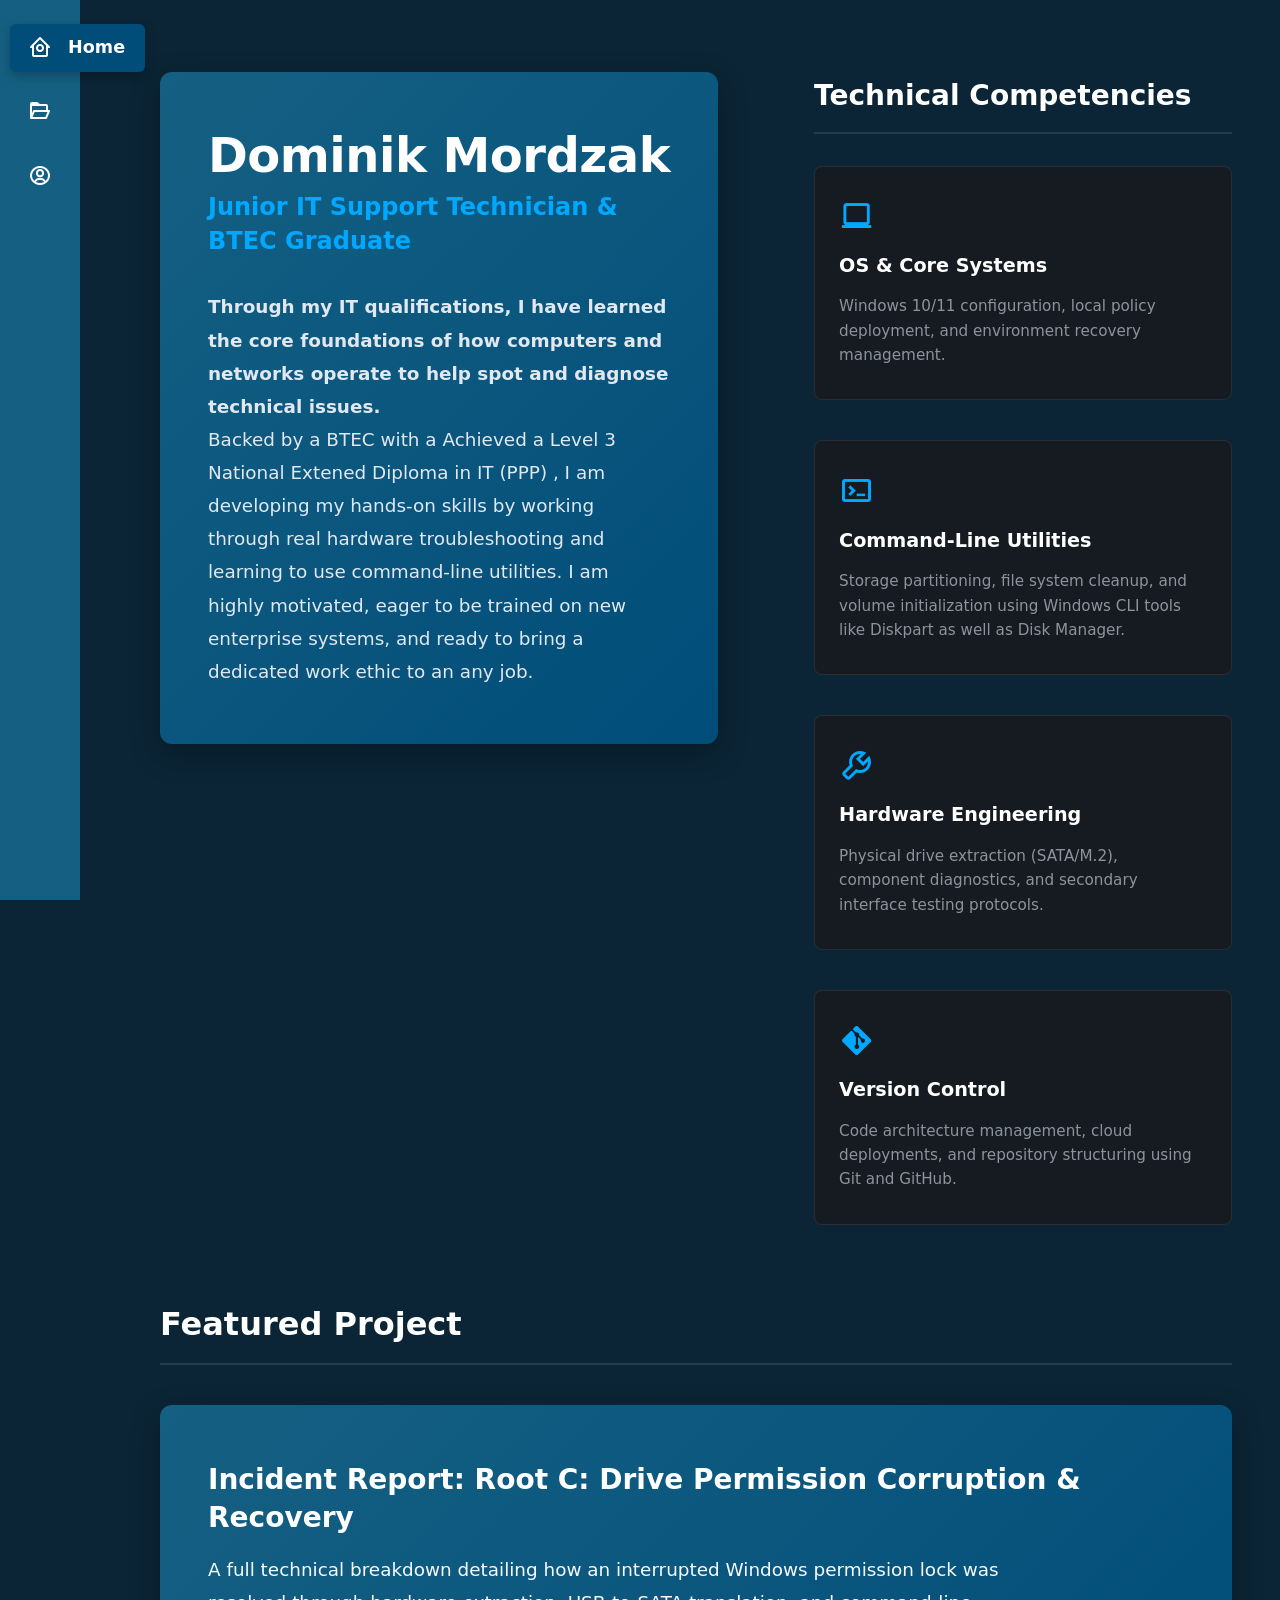
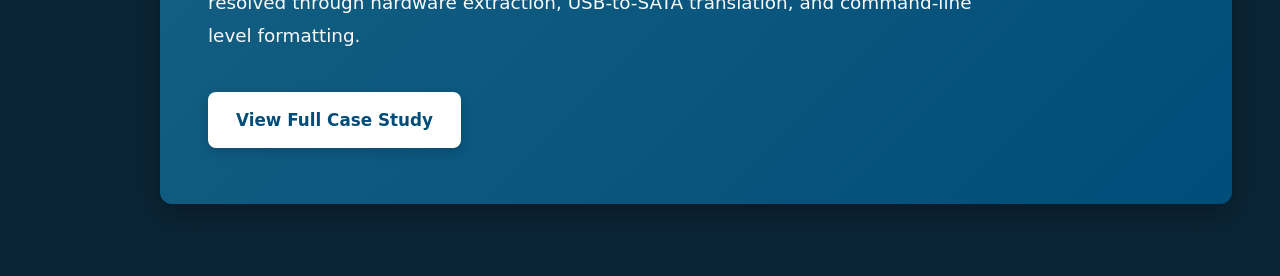
<file: index.html>
<!DOCTYPE html>
<html lang="en">
<head>
    <title>Home | Dominik Mordzak Portfolio</title>
    <meta charset="utf-8">
    <meta name="viewport" content="width=device-width, initial-scale=1, minimum-scale=0.5">
    <link href="https://unpkg.com/boxicons@2.1.4/css/boxicons.min.css" rel="stylesheet">
    <link rel="stylesheet" href="style_css.css">
    <link rel="stylesheet" href="index_css.css">
</head>

<body>
    <!-- The sidebar expands automatically on hover now -->
    <aside>
        <nav>
            <ul>
                <li>
                    <a href="index.html" class="active">
                        <i class="bx bx-home-circle"></i>
                        <span>Home</span>
                    </a>
                </li>
                <li>
                    <a href="projects.html">
                        <i class="bx bx-folder-open"></i>
                        <span>Projects</span>
                    </a>
                </li>
                <li>
                    <a href="about.html">
                        <i class="bx bx-user-circle"></i>
                        <span>About Me</span>
                    </a>
                </li>      
            </ul>
        </nav>
    </aside>

    <main>
    <div class="home-container">

        <!-- 1. THE HERO SECTION (Left Column) -->
<section class="hero-section">
    
    <!-- ADD THIS WRAPPER LINE HERE: -->
    <div class="hero-title-inline">
        <h1>Dominik Mordzak</h1>
        <h2>Junior IT Support Technician & BTEC Graduate</h2>
    </div> <!-- CLOSE THE WRAPPER LINE HERE -->
    
    <p class="elevator-pitch">
       <strong>Through my IT qualifications, I have learned the core foundations of how computers and networks operate to help spot and diagnose technical issues.</strong><br>
    Backed by a BTEC with a Achieved a Level 3 National Extened Diploma in IT (PPP)  , 
    I am developing my hands-on skills by working through real hardware troubleshooting and 
    learning to use command-line utilities. I am highly motivated, eager to be trained on new 
    enterprise systems, and ready to bring a dedicated work ethic to an any job.
    </p>
</section>

        <!-- 2. THE SKILLS GRID (Right Column) -->
        <section class="skills-section">
            <h3>Technical Competencies</h3>
            <div class="skills-grid">
                <div class="skill-card">
                    <i class="bx bx-laptop"></i>
                    <h4>OS & Core Systems</h4>
                    <p>Windows 10/11 configuration, local policy deployment, and environment recovery management.</p>
                </div>
                <div class="skill-card">
                    <i class="bx bx-terminal"></i>
                    <h4>Command-Line Utilities</h4>
                    <p>Storage partitioning, file system cleanup, and volume initialization using Windows CLI tools like Diskpart as well as Disk Manager.</p>
                </div>
                <div class="skill-card">
                    <i class="bx bx-wrench"></i>
                    <h4>Hardware Engineering</h4>
                    <p>Physical drive extraction (SATA/M.2), component diagnostics, and secondary interface testing protocols.</p>
                </div>
                <div class="skill-card">
                    <i class="bx bxl-git"></i>
                    <h4>Version Control</h4>
                    <p>Code architecture management, cloud deployments, and repository structuring using Git and GitHub.</p>
                </div>
            </div>
        </section>

    </div> <!-- End of side-by-side container -->

    <!-- 3. FEATURED LIVE PROJECTS (Stretches fully across the bottom below the columns) -->
    <section  class="featured-project">
        <h3>Featured Project</h3>
        <div class="project-banner">
            <div class="project-text">
                <h4>Incident Report: Root C: Drive Permission Corruption & Recovery</h4>
                <p>A full technical breakdown detailing how an interrupted Windows permission lock was resolved through hardware extraction, USB-to-SATA translation, and command-line level formatting.</p>
                <a href="projects.html" class="project-btn">View Full Case Study</a>
            </div>
        </div>
    </section>
</main>

    </body>
</html>
</file>
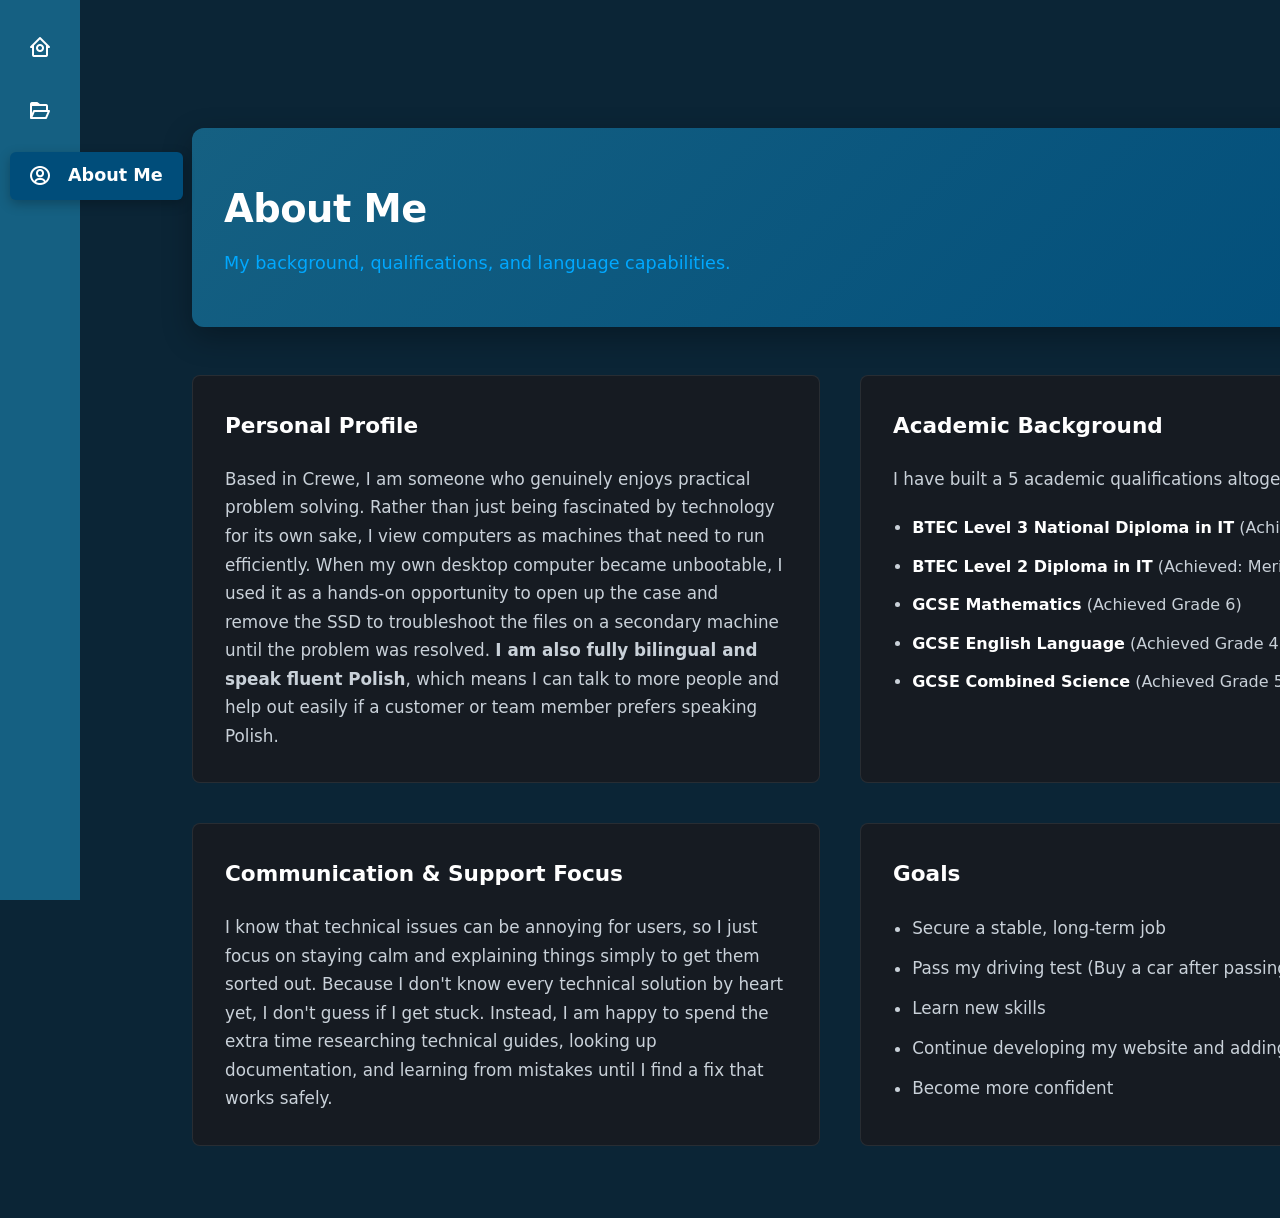
<file: about.html>
<!DOCTYPE html>
<html lang="en">
<head>
    <title>About Me | Dominik Mordzak Portfolio</title>
    <meta charset="utf-8">
    <meta name="viewport" content="width=device-width, initial-scale=1">
    <link href="https://unpkg.com/boxicons@2.1.4/css/boxicons.min.css" rel="stylesheet">
    <link rel="stylesheet" href="style_css.css">
    <link rel="stylesheet" href="about_css.css">
</head>

<body>
    <!-- The sidebar expands automatically on hover now -->
    <aside>
        <nav>
            <ul>
                <li>
                    <a href="index.html">
                        <i class="bx bx-home-circle"></i>
                        <span>Home</span>
                    </a>
                </li>
                <li>
                    <a href="projects.html">
                        <i class="bx bx-folder-open"></i>
                        <span>Projects</span>
                    </a>
                </li>
                <li>
                    <a href="about.html" class="active">
                        <i class="bx bx-user-circle"></i>
                        <span>About Me</span>
                    </a>
                </li>                            
            </ul>
        </nav>
    </aside>

     <!-- Main Content Area: Grounded Professional Profile -->
    <main>
        <header class="about-header">
            <h1>About Me</h1>
            <p class="subtitle">My background, qualifications, and language capabilities.</p>
        </header>

        <div class="about-grid">
            
            <!-- Card 1: Personal Profile & Polish Language -->
            <section class="about-card">
                <h3>Personal Profile</h3>
                <p>Based in Crewe, I am someone who genuinely enjoys practical problem solving. Rather than just being fascinated by technology 
                    for its own sake, I view computers as machines that need to run efficiently. When my own desktop computer became unbootable, 
                    I used it as a hands-on opportunity to open up the case and remove the SSD to troubleshoot the files on a secondary machine until 
                    the problem was resolved. <strong>I am also fully bilingual and speak fluent Polish</strong>, which means I can talk to more people 
                    and help out easily if a customer or team member prefers speaking Polish.                     
                </p>
            </section>

            <!-- Card 2: The 5 Complete Qualifications -->
            <section class="about-card">
                <h3> Academic Background </h3>
                <p>I have built a 5 academic qualifications altogether:</p>
                <ul class="qualifications-list">
                    <li><strong>BTEC Level 3 National Diploma in IT</strong> (Achieved: PPP)</li>
                    <li><strong>BTEC Level 2 Diploma in IT</strong> (Achieved: Merit Pass)</li>
                    <li><strong>GCSE Mathematics</strong> (Achieved Grade 6)</li>
                    <li><strong>GCSE English Language</strong> (Achieved Grade 4)</li>
                    <li><strong>GCSE Combined Science</strong> (Achieved Grade 5-5)</li>
                </ul>
            </section>

            <!-- Card 3: Helpdesk Communication Mindset -->
            <section class="about-card">
                <h3> Communication & Support Focus</h3>
                <p>I know that technical issues can be annoying for users, so I just focus on staying calm and explaining things simply 
                    to get them sorted out. Because I don't know every technical solution by heart yet, I don't guess if I get stuck. 
                    Instead, I am happy to spend the extra time researching technical guides, looking up documentation, 
                    and learning from mistakes until I find a fix that works safely.</p>
            </section>

            <!-- Card 4: Goals -->
            <section class="about-card">
                <h3>Goals</h3>

                <ul class="goals-list">
                    <li>Secure a stable, long-term job</li>
                    <li>Pass my driving test (Buy a car after passing)</li>
                    <li>Learn new skills</li>
                    <li>Continue developing my website and adding new projects</li>
                    <li>Become more confident</li>
                </ul>
            </section>

        </div>
    </main>
</body>
</html>
</file>
<file: style_css.css>
* {
    margin: 0;
    padding: 0;
    box-sizing: border-box;
}

body {
    font-family: system-ui, sans-serif;
    font-size: 16px;
    line-height: 1.7;
    background-color: #0B2536; /* Muted tech dark background */
    color: #c9d1d9; 
    height: 100%;
}

html {
    height: 100%;
    width: 100%;
}

.home-container {
    display: flex;
    flex-direction: column; /* Standard stacked layout for phone viewports */
    gap: 3.5rem;
}

/* ==========================================================================
   1. Stationary Base Sidebar
   ========================================================================== */
aside {
    position: fixed;
    inset: 0 auto 0 0;
    padding: 1.5rem 0; 
    width: 5rem; 
    background-color: #156082; /* Your primary sidebar blue */
    z-index: 100;
}

nav {
    height: 100%;
    width: 100%;
}

nav ul {
    list-style: none;
    display: flex;
    flex-direction: column;
    gap: 1rem;
    height: 100%;
    width: 100%;
}

nav li {
    width: 100%;
    height: 3rem;
    display: flex;
    justify-content: center;
    align-items: center;
    position: relative; 
}

/* ==========================================================================
   2. Absolute Sliding Links (Blue Theme)
   ========================================================================== */
nav a {
    display: flex;
    align-items: center;
    padding: 0 0.85rem; 
    font-size: 1.1rem;
    text-decoration: none;
    color: #ffffff; /* All text is now crisp white */
    border-radius: 0.375rem;
    
    position: absolute;
    left: 0.65rem; 
    height: 3rem;
    width: 3.7rem; 
    
    transition: width 0.25s cubic-bezier(0.4, 0, 0.2, 1), background-color 0.2s, box-shadow 0.2s;
    overflow: hidden;
    white-space: nowrap;
}

/* Base Icon Color */
nav a i {
    color: #ffffff; 
    font-size: 1.5rem; 
    min-width: 2rem; 
    text-align: center;
}

/* ==========================================================================
   3. Blue Expansion Mechanics (Active & Hover)
   ========================================================================== */

/* RULE A: The ACTIVE page link expands to fit its specific text exactly */
nav a.active {
    background-color: #004d7a; 
    color: #ffffff; 
    font-weight: bold;
    width: max-content; /* Hugs the text perfectly instead of using a big 14rem block! */
    padding-right: 1.25rem; /* Adds clean breathing room after the text ends */
    box-shadow: 0 4px 12px rgba(0, 0, 0, 0.25);
    z-index: 10;
}

nav a.active i {
    color: #ffffff;
}

/* RULE B: HOVERING expands only to the size of that item's specific text */
nav a:hover {
    width: max-content; /* Dynamically grows to match the exact word length */
    padding-right: 1.25rem; /* Balanced edge spacing */
    background-color: #1d729a; 
    color: #ffffff; 
    box-shadow: 0 4px 12px rgba(0, 0, 0, 0.2);
    z-index: 20; 
}

/* Keep active state stable on hover */
nav a.active:hover {
    background-color: #004d7a;
    color: #ffffff;
}

/* ==========================================================================
   4. Text Visibility Controls
   ========================================================================== */
nav a span {
    opacity: 0;
    visibility: hidden;
    margin-left: 0.75rem;
    transition: opacity 0.15s ease;
}

nav a.active span,
nav a:hover span {
    opacity: 1;
    visibility: visible;
}
</file>
<file: index_css.css>
/* ==========================================================================
   INDEX / HOME PAGE
   MOBILE-FIRST LAYOUT
   ========================================================================== */


/* --------------------------------------------------------------------------
   MAIN CONTENT
   -------------------------------------------------------------------------- */

main {
    width: 100% !important;

    /* 5rem sidebar + 3rem extra breathing room */
    margin-left: 8rem !important;
    margin-right: 0 !important;

    padding: 2rem 2rem 2rem 0 !important;

    box-sizing: border-box;
    display: block;
}


/* --------------------------------------------------------------------------
   HOME CONTENT
   -------------------------------------------------------------------------- */

.home-container {
    display: flex;
    flex-direction: column;
    gap: 2.5rem;
    width: 100%;
}


/* --------------------------------------------------------------------------
   HERO / INTRODUCTION
   -------------------------------------------------------------------------- */

.hero-section {
    width: 100%;
    max-width: 100%;

    background: linear-gradient(
        135deg,
        #156082 0%,
        #004d7a 100%
    );

    padding: 2rem 1.5rem;
    border-radius: 0.75rem;
    box-sizing: border-box;

    box-shadow: 0 10px 30px rgba(0, 0, 0, 0.3);
}

.hero-title-inline h1 {
    font-size: 2.4rem;
    color: #ffffff;
    line-height: 1.15;
    letter-spacing: -0.5px;
    margin-bottom: 0.5rem;
    white-space: normal;
}

.hero-section h1 {
    color: #ffffff;
}

.hero-section h2 {
    font-size: 1.1rem;
    color: #00a8ff;
    margin-top: 0;
    margin-bottom: 1.5rem;
    font-weight: 600;
    line-height: 1.4;
}

.elevator-pitch {
    font-size: 1rem;
    color: #e2e8f0;
    line-height: 1.7;
}


/* --------------------------------------------------------------------------
   TECHNICAL COMPETENCIES
   -------------------------------------------------------------------------- */

.skills-section {
    width: 100%;
}

.skills-section h3 {
    font-size: 1.5rem;
    color: #ffffff;
    margin-bottom: 1.5rem;

    border-bottom: 2px solid rgba(255, 255, 255, 0.1);
    padding-bottom: 0.75rem;
}

.skills-grid {
    display: grid;

    /* Mobile-first: one card per row */
    grid-template-columns: 1fr;

    gap: 1rem;
    width: 100%;
}

.skill-card {
    background-color: #161b22;

    padding: 1.5rem 1.25rem;

    border-radius: 0.5rem;
    border: 1px solid rgba(255, 255, 255, 0.08);

    box-sizing: border-box;
}

.skill-card i {
    font-size: 2rem;
    color: #00a8ff;
    margin-bottom: 0.75rem;
    display: block;
}

.skill-card h4 {
    font-size: 1.1rem;
    color: #ffffff;
    margin-bottom: 0.75rem;
}

.skill-card p {
    font-size: 0.95rem;
    color: #8b949e;
    line-height: 1.6;
}


/* --------------------------------------------------------------------------
   FEATURED PROJECT
   -------------------------------------------------------------------------- */

.featured-project {
    width: 100%;
    margin-top: 2rem;
    clear: both;
}

.featured-project h3 {
    font-size: 1.5rem;
    color: #ffffff;

    margin-bottom: 1.5rem;

    border-bottom: 2px solid rgba(255, 255, 255, 0.1);
    padding-bottom: 0.75rem;
}

.project-banner {
    width: 100%;

    background: linear-gradient(
        135deg,
        #156082 0%,
        #004d7a 100%
    );

    padding: 1.75rem 1.5rem;

    border-radius: 0.75rem;
    box-sizing: border-box;

    box-shadow: 0 10px 30px rgba(0, 0, 0, 0.3);
}

.project-text h4 {
    font-size: 1.3rem;
    color: #ffffff;

    margin-bottom: 1rem;

    line-height: 1.35;
}

.project-text p {
    color: #f8fafc;
    font-size: 1rem;

    margin-bottom: 1.5rem;

    max-width: none;
    line-height: 1.7;
}

.project-btn {
    display: inline-block;

    background-color: #ffffff;
    color: #004d7a;

    padding: 0.75rem 1.5rem;

    border-radius: 0.5rem;
    text-decoration: none;

    font-weight: bold;
    font-size: 1rem;

    box-shadow: 0 4px 12px rgba(0, 0, 0, 0.15);

    transition:
        transform 0.2s,
        background-color 0.2s;
}

.project-btn:hover {
    transform: translateY(-2px);
    background-color: #f0f4f8;
}


/* ==========================================================================
   DESKTOP
   Only change the layout at 1024px and above.
   ========================================================================== */

@media (min-width: 1024px) {

    /* ----------------------------------------------------------------------
       MAIN CONTENT
       ---------------------------------------------------------------------- */

    main {
        width: 100% !important;

        max-width: 1600px !important;

        margin-left: auto !important;
        margin-right: auto !important;

        padding-top: 4.5rem !important;
        padding-right: 3rem !important;
        padding-bottom: 4.5rem !important;
        padding-left: 10rem !important;

        box-sizing: border-box;
    }


    /* ----------------------------------------------------------------------
       TWO-COLUMN HOME LAYOUT
       ---------------------------------------------------------------------- */

    .home-container {
        display: flex;

        flex-direction: row;

        align-items: flex-start;

        /* Smaller than the old 12rem gap */
        gap: 6rem;

        width: 100%;
    }


    /* ----------------------------------------------------------------------
       HERO
       ---------------------------------------------------------------------- */

    .hero-section {
        flex: 1.4;

        padding: 3.5rem 3rem;

        position: relative;
        top: 0;
    }

    .hero-title-inline h1 {
        font-size: 3rem;
        white-space: nowrap;
    }

    .hero-section h2 {
        font-size: 1.5rem;
        margin-bottom: 2rem;
    }

    .elevator-pitch {
        font-size: 1.15rem;
        line-height: 1.8;
    }


    /* ----------------------------------------------------------------------
       TECHNICAL COMPETENCIES
       ---------------------------------------------------------------------- */

    .skills-section {
        flex: 1.8;
    }

    .skills-section h3 {
        font-size: 1.75rem;
        margin-bottom: 2rem;
    }

    .skills-grid {
        display: grid;

        grid-template-columns:
            repeat(auto-fit, minmax(260px, 1fr));

        gap: 2.5rem;
    }

    .skill-card {
        padding: 2rem 1.5rem;
    }

    .skill-card i {
        font-size: 2.2rem;
        margin-bottom: 1rem;
    }

    .skill-card h4 {
        font-size: 1.2rem;
    }


    /* ----------------------------------------------------------------------
       FEATURED PROJECT
       ---------------------------------------------------------------------- */

    .featured-project {
        width: 100%;
        margin-top: 4.5rem;
    }

    .featured-project h3 {
        font-size: 2rem;
        margin-bottom: 2.5rem;
    }

    .project-banner {
        padding: 3.5rem 3rem;
    }

    .project-text h4 {
        font-size: 1.75rem;
    }

    .project-text p {
        font-size: 1.15rem;
        max-width: 800px;
        line-height: 1.8;
        margin-bottom: 2.5rem;
    }

    .project-btn {
        padding: 0.85rem 1.75rem;
        font-size: 1.05rem;
    }
}
</file>
<file: about_css.css>
/* ==========================================================================
   About Me Page - Mobile-First Safe Layout Baseline
   ========================================================================== */
main {
    width: 120% !important;
    margin-left: 10rem !important;   /* Mobile: clears the fixed 5rem sidebar */
    margin-right: 0 !important;
    padding: 2rem 1.2rem !important;
    box-sizing: border-box;
    display: block;
}

.about-header {
    background: linear-gradient(135deg, #156082 0%, #004d7a 100%); /* Same premium blue background layout gradient */
    padding: 3rem 2rem; /* Clean internal breathing space around the profile text text */
    margin-top: 3.5rem; /* Creates a uniform spacing gap from the top of the viewport ceiling */
    border-radius: 0.75rem;
    box-shadow: 0 10px 30px rgba(0,0,0,0.3);
    width: 100%;
    margin-bottom: 3rem;
    text-align: left;
}

.about-header h1 {
    font-size: 2.4rem;
    color: #ffffff;
    margin-bottom: 0.5rem;
    letter-spacing: -0.5px;
}

.about-header .subtitle {
    color: #00a8ff;
    font-size: 1.1rem;
    font-weight: 500;
    margin-top: 0;
}

.about-grid {
    display: flex;
    flex-direction: column;
    gap: 2rem;
}

.about-card {
    background-color: #161b22; /* Premium dark card background */
    border: 1px solid rgba(255, 255, 255, 0.08);
    border-radius: 0.5rem;
    padding: 2rem;
}

.about-card h3 {
    font-size: 1.35rem;
    color: #ffffff;
    margin-top: 0;
    margin-bottom: 1.25rem;
    display: flex;
    align-items: center;
    gap: 0.5rem;
}

.about-card h3 i {
    color: #00a8ff;
}

.about-card p {
    color: #c9d1d9;
    line-height: 1.7;
    margin: 0;
    font-size: 1.05rem;
}

/* Bullet list design styles */
.qualifications-list {
    margin-top: 1.25rem;
    padding-left: 1.2rem;
    color: #c9d1d9;
    line-height: 1.9;
}

.qualifications-list li {
    margin-bottom: 0.5rem;
}

.qualifications-list strong {
    color: #ffffff;
}

/* ==========================================================================
   DESKTOP VIEW: Maximised Horizontal Box Width Engine
   ========================================================================== */
@media (min-width: 1024px) {
    main {
        /* 1. EXTENDS RUNWAY: Blows open the page limit to allow a massive widescreen span */
        max-width: 1600px !important; 
        
        margin-left: auto !important; 
        margin-right: auto !important;
        
        padding-top: 4.5rem !important;
        padding-right: 3rem !important; /* Slightly increased right edge padding */
        padding-bottom: 4.5rem !important;
        padding-left: 12rem !important;  /* More space between sidebar and content */
    }

    .about-grid {
        display: grid !important;
        /* 2. BOX STRETCH ENGINE: Dynamically splits your rows into wide, spacious panels */
        grid-template-columns: repeat(auto-fit, minmax(420px, 1fr)) !important; 
        gap: 2.5rem !important;
        width: 100% !important;
    }
}

.goals-list {
    margin-top: 1.25rem;
    padding-left: 1.2rem;
    color: #c9d1d9;
    line-height: 1.9;
}

.goals-list li {
    margin-bottom: 0.5rem;
    font-size: 1.05rem;
}

.goals-list strong {
    color: #ffffff;
}
</file>
